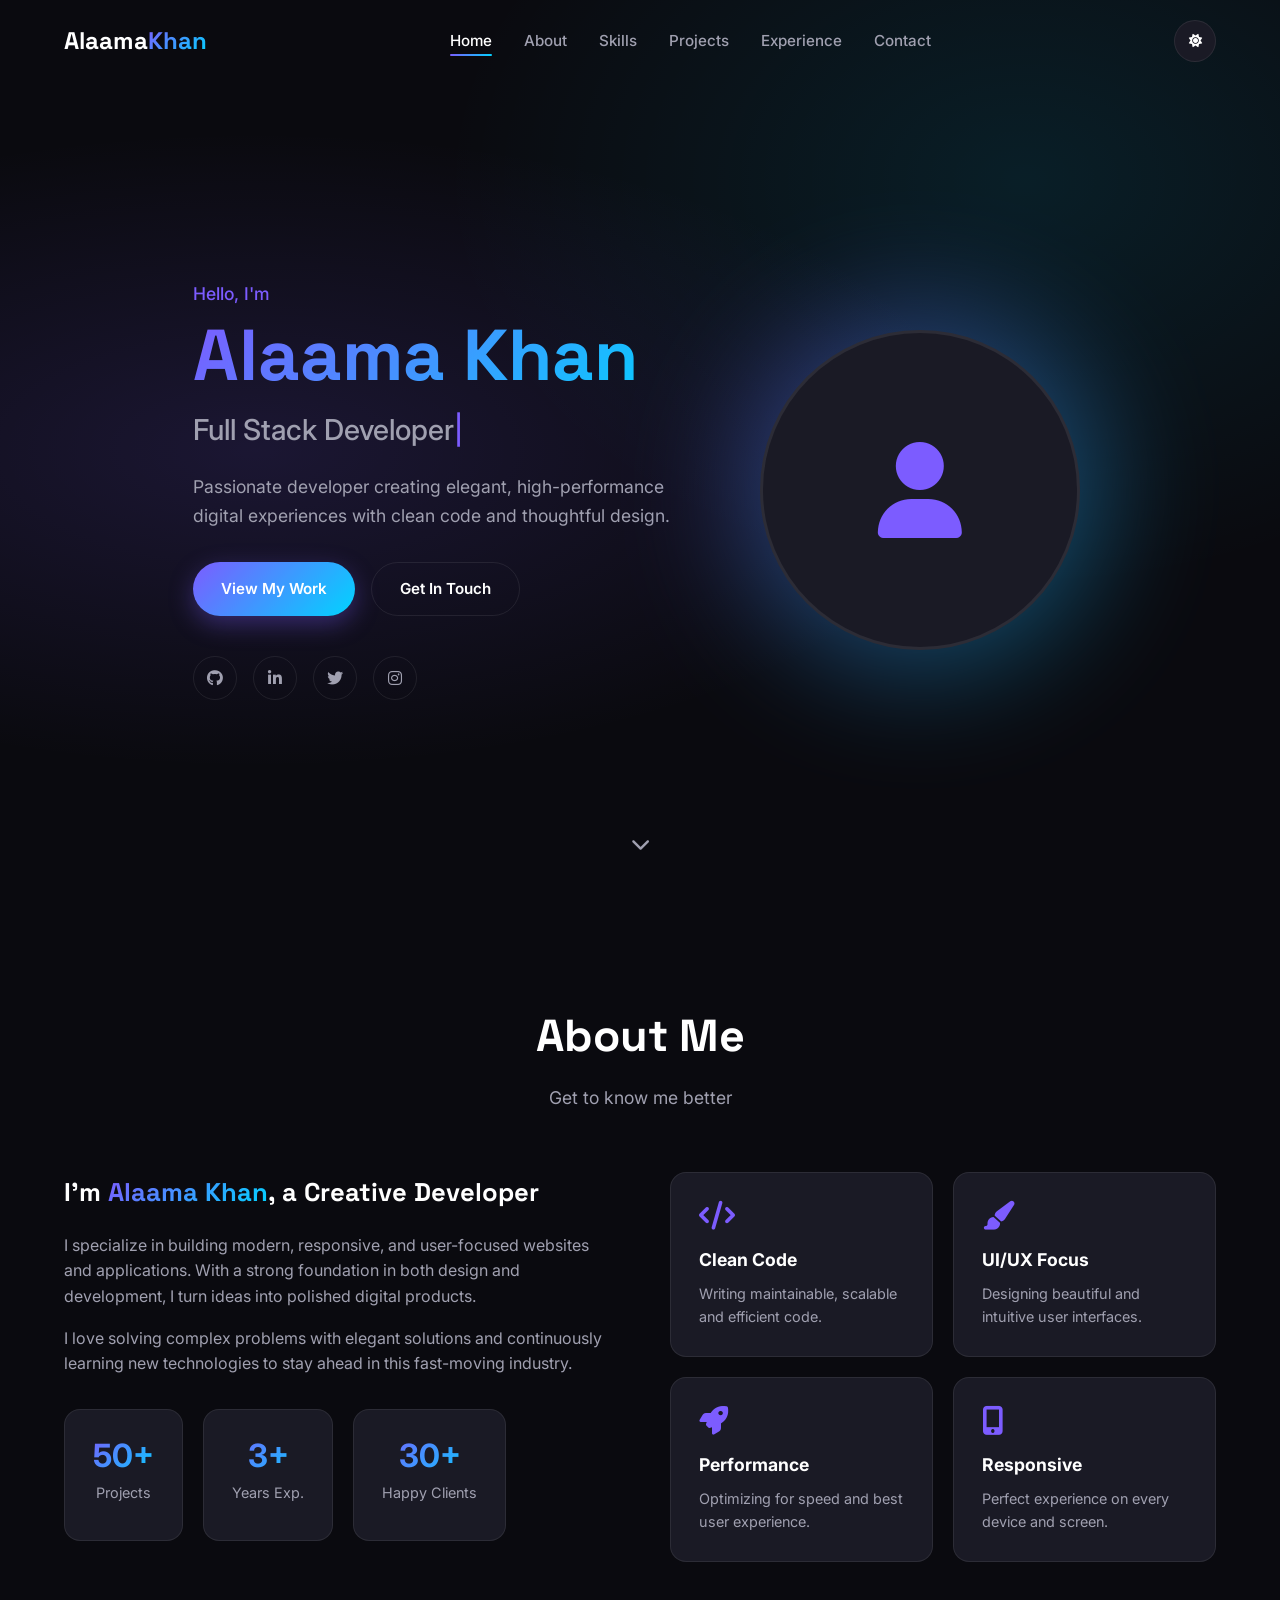
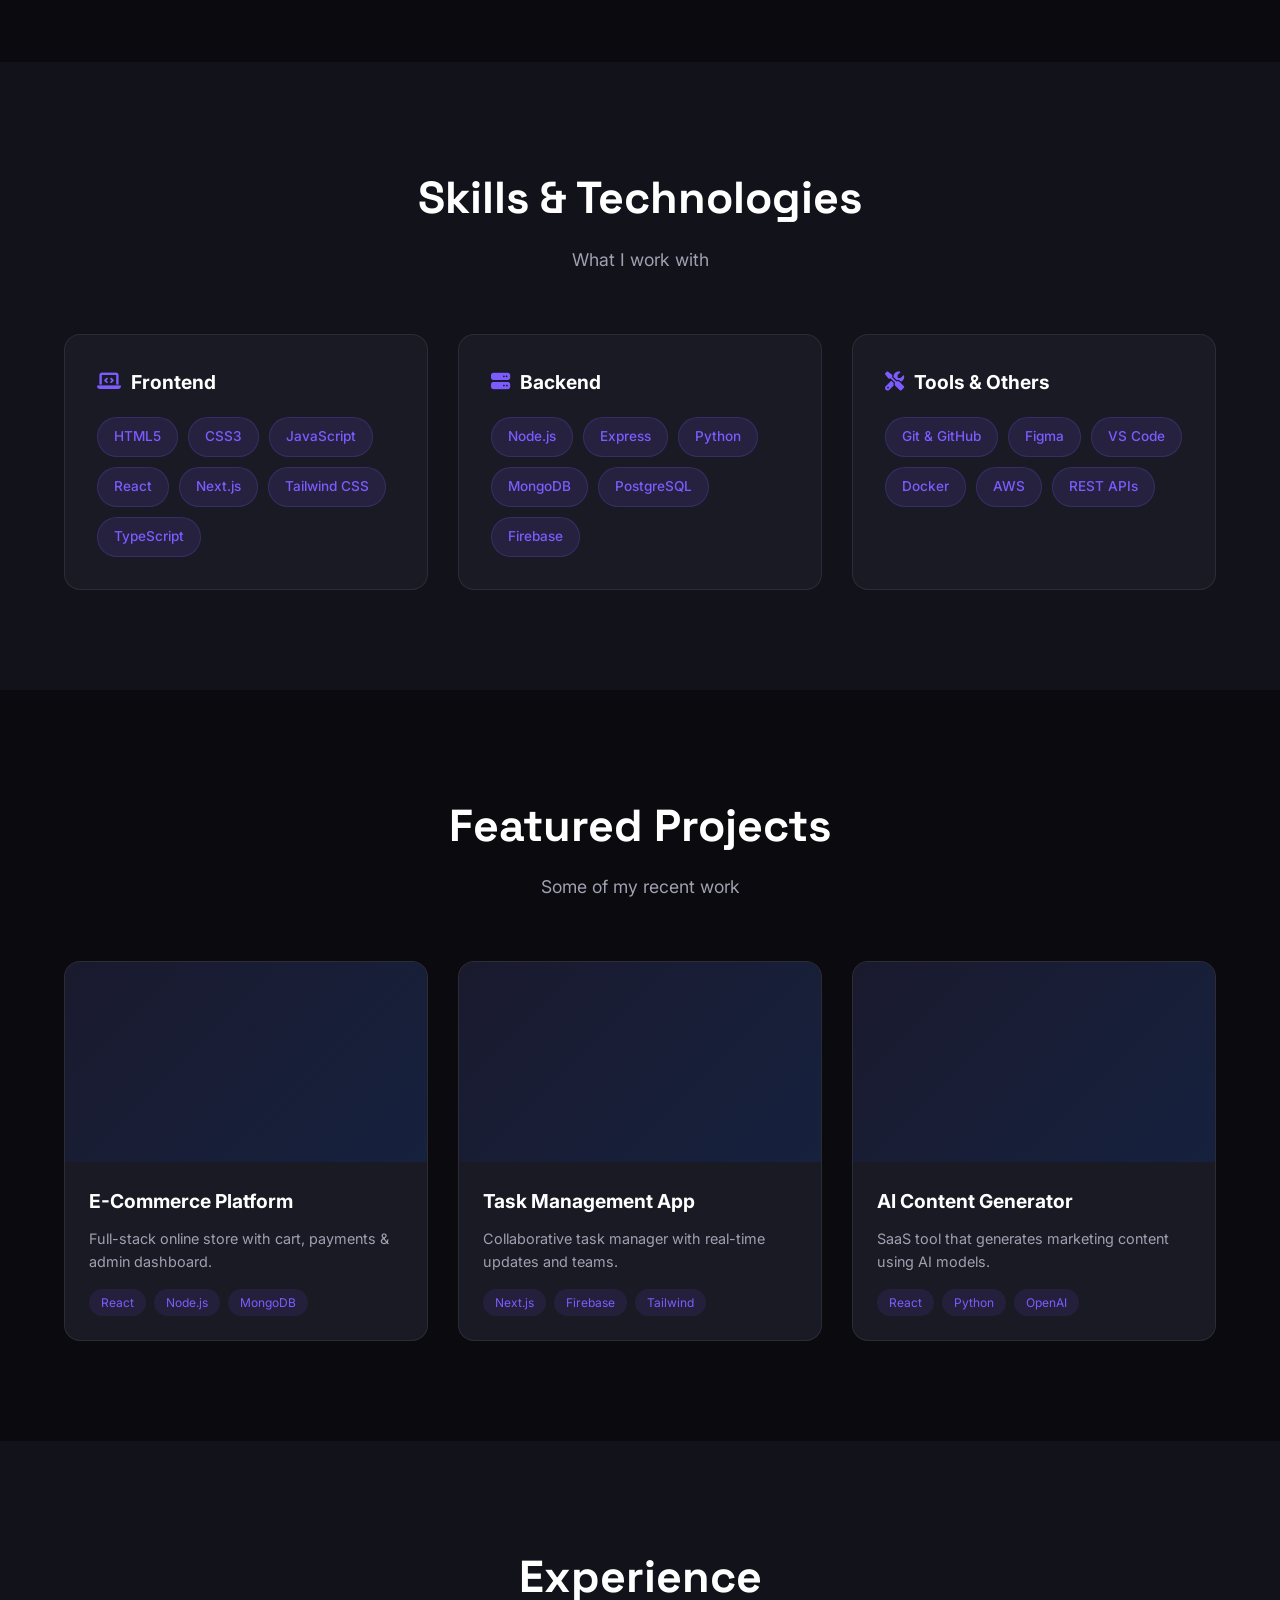
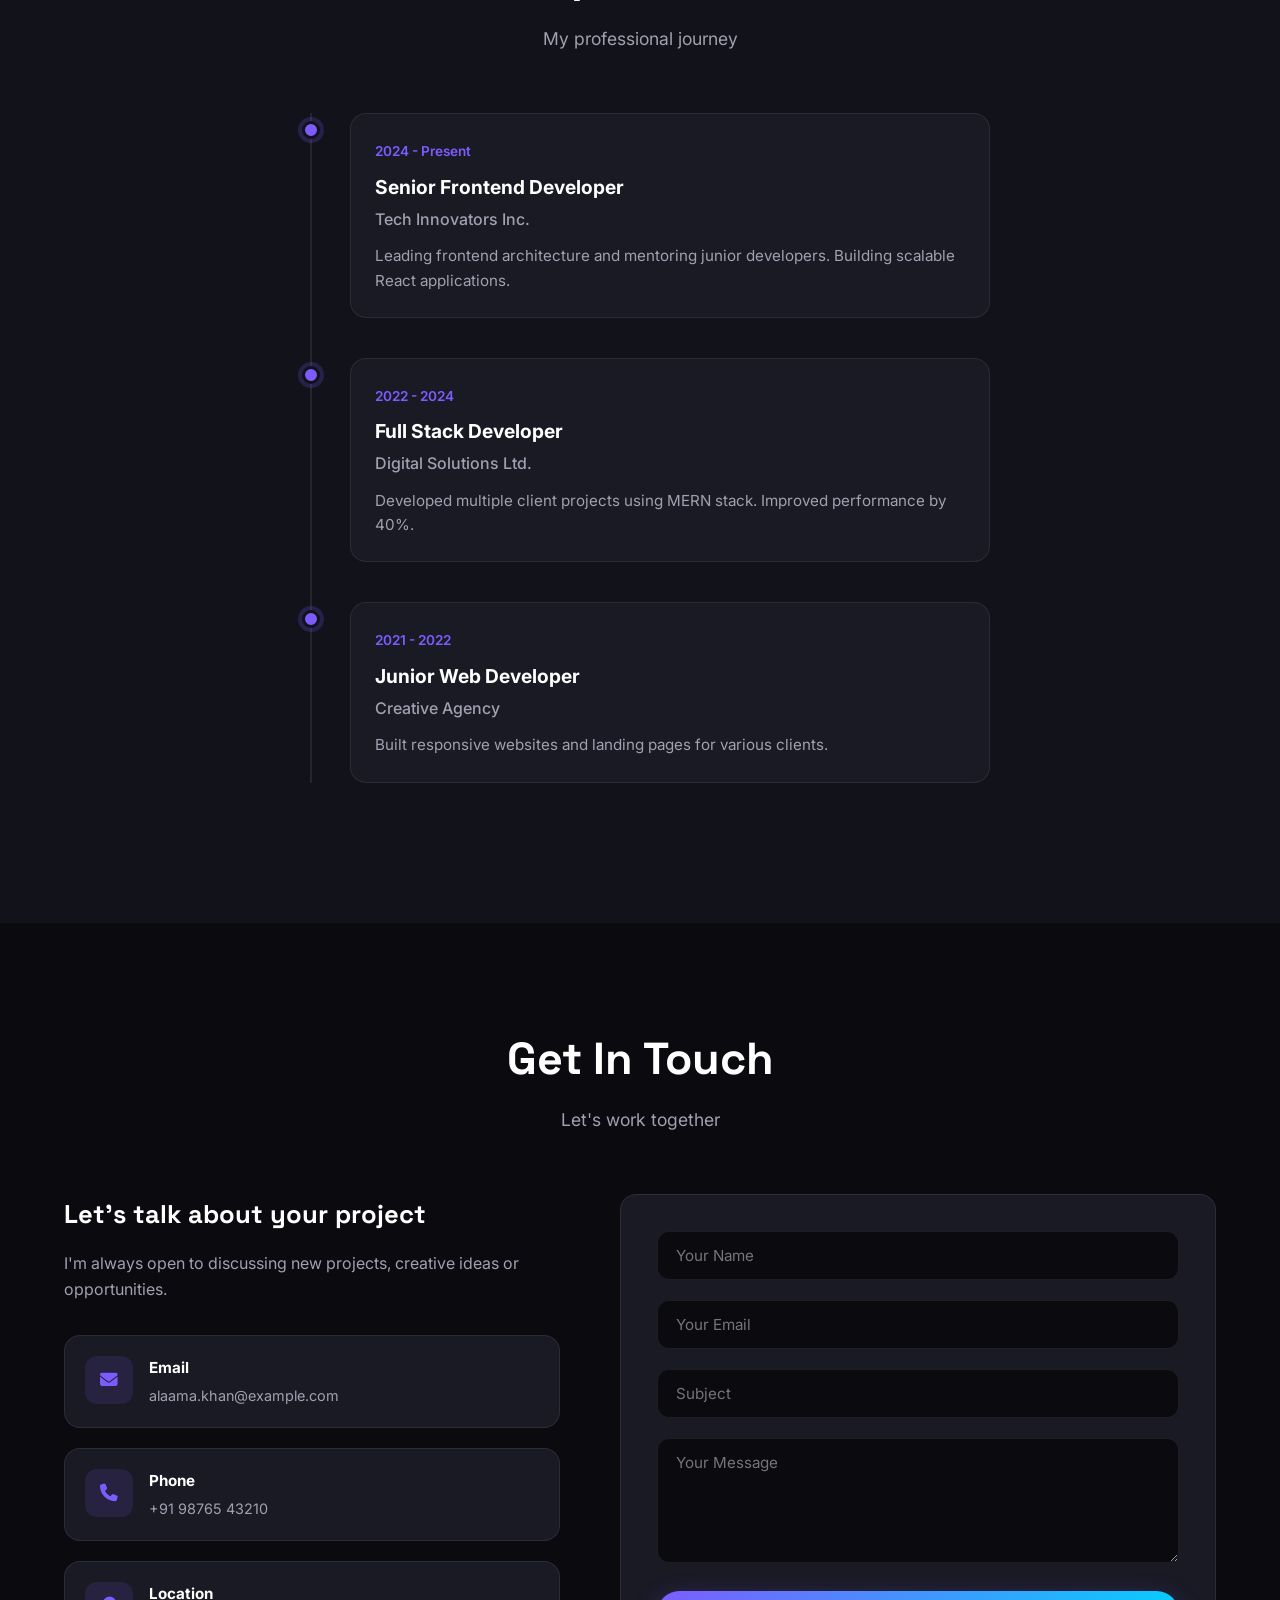
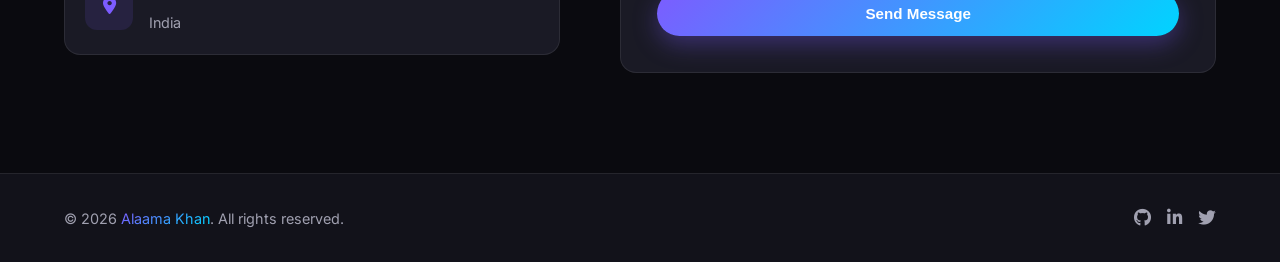
<file: index.html>
<!DOCTYPE html>
<html lang="en">
<head>
    <meta charset="UTF-8">
    <meta name="viewport" content="width=device-width, initial-scale=1.0">
    <title>Alaama Khan | Portfolio</title>
    <link rel="stylesheet" href="style.css">
    <link href="https://fonts.googleapis.com/css2?family=Inter:wght@300;400;500;600;700;800&family=Space+Grotesk:wght@500;600;700&display=swap" rel="stylesheet">
    <link rel="stylesheet" href="https://cdnjs.cloudflare.com/ajax/libs/font-awesome/6.5.1/css/all.min.css">
</head>
<body>
    <!-- Navbar -->
    <nav class="navbar" id="navbar">
        <div class="container nav-container">
            <a href="#home" class="logo">Alaama<span>Khan</span></a>
            <ul class="nav-links" id="nav-links">
                <li><a href="#home" class="nav-link active">Home</a></li>
                <li><a href="#about" class="nav-link">About</a></li>
                <li><a href="#skills" class="nav-link">Skills</a></li>
                <li><a href="#projects" class="nav-link">Projects</a></li>
                <li><a href="#experience" class="nav-link">Experience</a></li>
                <li><a href="#contact" class="nav-link">Contact</a></li>
            </ul>
            <div class="nav-actions">
                <button class="theme-toggle" id="theme-toggle">
                    <i class="fas fa-moon"></i>
                </button>
                <button class="hamburger" id="hamburger">
                    <span></span><span></span><span></span>
                </button>
            </div>
        </div>
    </nav>

    <!-- Hero Section -->
    <section id="home" class="hero">
        <div class="hero-bg"></div>
        <div class="container hero-content">
            <div class="hero-text">
                <p class="greeting">Hello, I'm</p>
                <h1 class="name">Alaama Khan</h1>
                <h2 class="typing-text">
                    <span id="typed-text"></span><span class="cursor">|</span>
                </h2>
                <p class="hero-desc">
                    Passionate developer creating elegant, high-performance digital experiences 
                    with clean code and thoughtful design.
                </p>
                <div class="hero-btns">
                    <a href="#projects" class="btn btn-primary">View My Work</a>
                    <a href="#contact" class="btn btn-outline">Get In Touch</a>
                </div>
                <div class="social-links">
                    <a href="#"><i class="fab fa-github"></i></a>
                    <a href="#"><i class="fab fa-linkedin-in"></i></a>
                    <a href="#"><i class="fab fa-twitter"></i></a>
                    <a href="#"><i class="fab fa-instagram"></i></a>
                </div>
            </div>
            <div class="hero-image">
                <div class="image-wrapper">
                    <div class="glow"></div>
                    <div class="avatar">
                        <i class="fas fa-user"></i>
                    </div>
                </div>
            </div>
        </div>
        <div class="scroll-indicator">
            <a href="#about"><i class="fas fa-chevron-down"></i></a>
        </div>
    </section>

    <!-- About Section -->
    <section id="about" class="section">
        <div class="container">
            <div class="section-header">
                <h2 class="section-title">About Me</h2>
                <p class="section-subtitle">Get to know me better</p>
            </div>
            <div class="about-grid">
                <div class="about-text">
                    <h3>I'm <span class="highlight">Alaama Khan</span>, a Creative Developer</h3>
                    <p>
                        I specialize in building modern, responsive, and user-focused websites 
                        and applications. With a strong foundation in both design and development, 
                        I turn ideas into polished digital products.
                    </p>
                    <p>
                        I love solving complex problems with elegant solutions and continuously 
                        learning new technologies to stay ahead in this fast-moving industry.
                    </p>
                    <div class="about-stats">
                        <div class="stat-card">
                            <h4>50+</h4>
                            <p>Projects</p>
                        </div>
                        <div class="stat-card">
                            <h4>3+</h4>
                            <p>Years Exp.</p>
                        </div>
                        <div class="stat-card">
                            <h4>30+</h4>
                            <p>Happy Clients</p>
                        </div>
                    </div>
                </div>
                <div class="about-cards">
                    <div class="info-card">
                        <i class="fas fa-code"></i>
                        <h4>Clean Code</h4>
                        <p>Writing maintainable, scalable and efficient code.</p>
                    </div>
                    <div class="info-card">
                        <i class="fas fa-paint-brush"></i>
                        <h4>UI/UX Focus</h4>
                        <p>Designing beautiful and intuitive user interfaces.</p>
                    </div>
                    <div class="info-card">
                        <i class="fas fa-rocket"></i>
                        <h4>Performance</h4>
                        <p>Optimizing for speed and best user experience.</p>
                    </div>
                    <div class="info-card">
                        <i class="fas fa-mobile-alt"></i>
                        <h4>Responsive</h4>
                        <p>Perfect experience on every device and screen.</p>
                    </div>
                </div>
            </div>
        </div>
    </section>

    <!-- Skills Section -->
    <section id="skills" class="section section-alt">
        <div class="container">
            <div class="section-header">
                <h2 class="section-title">Skills & Technologies</h2>
                <p class="section-subtitle">What I work with</p>
            </div>
            <div class="skills-grid">
                <div class="skill-card">
                    <h3><i class="fas fa-laptop-code"></i> Frontend</h3>
                    <div class="skill-tags">
                        <span>HTML5</span>
                        <span>CSS3</span>
                        <span>JavaScript</span>
                        <span>React</span>
                        <span>Next.js</span>
                        <span>Tailwind CSS</span>
                        <span>TypeScript</span>
                    </div>
                </div>
                <div class="skill-card">
                    <h3><i class="fas fa-server"></i> Backend</h3>
                    <div class="skill-tags">
                        <span>Node.js</span>
                        <span>Express</span>
                        <span>Python</span>
                        <span>MongoDB</span>
                        <span>PostgreSQL</span>
                        <span>Firebase</span>
                    </div>
                </div>
                <div class="skill-card">
                    <h3><i class="fas fa-tools"></i> Tools & Others</h3>
                    <div class="skill-tags">
                        <span>Git & GitHub</span>
                        <span>Figma</span>
                        <span>VS Code</span>
                        <span>Docker</span>
                        <span>AWS</span>
                        <span>REST APIs</span>
                    </div>
                </div>
            </div>
        </div>
    </section>

    <!-- Projects Section -->
    <section id="projects" class="section">
        <div class="container">
            <div class="section-header">
                <h2 class="section-title">Featured Projects</h2>
                <p class="section-subtitle">Some of my recent work</p>
            </div>
            <div class="projects-grid">
                <div class="project-card">
                    <div class="project-image">
                        <div class="project-overlay">
                            <a href="#" class="project-link"><i class="fas fa-external-link-alt"></i></a>
                            <a href="#" class="project-link"><i class="fab fa-github"></i></a>
                        </div>
                    </div>
                    <div class="project-info">
                        <h3>E-Commerce Platform</h3>
                        <p>Full-stack online store with cart, payments & admin dashboard.</p>
                        <div class="project-tags">
                            <span>React</span>
                            <span>Node.js</span>
                            <span>MongoDB</span>
                        </div>
                    </div>
                </div>
                <div class="project-card">
                    <div class="project-image">
                        <div class="project-overlay">
                            <a href="#" class="project-link"><i class="fas fa-external-link-alt"></i></a>
                            <a href="#" class="project-link"><i class="fab fa-github"></i></a>
                        </div>
                    </div>
                    <div class="project-info">
                        <h3>Task Management App</h3>
                        <p>Collaborative task manager with real-time updates and teams.</p>
                        <div class="project-tags">
                            <span>Next.js</span>
                            <span>Firebase</span>
                            <span>Tailwind</span>
                        </div>
                    </div>
                </div>
                <div class="project-card">
                    <div class="project-image">
                        <div class="project-overlay">
                            <a href="#" class="project-link"><i class="fas fa-external-link-alt"></i></a>
                            <a href="#" class="project-link"><i class="fab fa-github"></i></a>
                        </div>
                    </div>
                    <div class="project-info">
                        <h3>AI Content Generator</h3>
                        <p>SaaS tool that generates marketing content using AI models.</p>
                        <div class="project-tags">
                            <span>React</span>
                            <span>Python</span>
                            <span>OpenAI</span>
                        </div>
                    </div>
                </div>
            </div>
        </div>
    </section>

    <!-- Experience Section -->
    <section id="experience" class="section section-alt">
        <div class="container">
            <div class="section-header">
                <h2 class="section-title">Experience</h2>
                <p class="section-subtitle">My professional journey</p>
            </div>
            <div class="timeline">
                <div class="timeline-item">
                    <div class="timeline-dot"></div>
                    <div class="timeline-content card">
                        <span class="timeline-date">2024 - Present</span>
                        <h3>Senior Frontend Developer</h3>
                        <h4>Tech Innovators Inc.</h4>
                        <p>Leading frontend architecture and mentoring junior developers. Building scalable React applications.</p>
                    </div>
                </div>
                <div class="timeline-item">
                    <div class="timeline-dot"></div>
                    <div class="timeline-content card">
                        <span class="timeline-date">2022 - 2024</span>
                        <h3>Full Stack Developer</h3>
                        <h4>Digital Solutions Ltd.</h4>
                        <p>Developed multiple client projects using MERN stack. Improved performance by 40%.</p>
                    </div>
                </div>
                <div class="timeline-item">
                    <div class="timeline-dot"></div>
                    <div class="timeline-content card">
                        <span class="timeline-date">2021 - 2022</span>
                        <h3>Junior Web Developer</h3>
                        <h4>Creative Agency</h4>
                        <p>Built responsive websites and landing pages for various clients.</p>
                    </div>
                </div>
            </div>
        </div>
    </section>

    <!-- Contact Section -->
    <section id="contact" class="section">
        <div class="container">
            <div class="section-header">
                <h2 class="section-title">Get In Touch</h2>
                <p class="section-subtitle">Let's work together</p>
            </div>
            <div class="contact-grid">
                <div class="contact-info">
                    <h3>Let's talk about your project</h3>
                    <p>I'm always open to discussing new projects, creative ideas or opportunities.</p>
                    <div class="contact-details">
                        <div class="contact-item card">
                            <i class="fas fa-envelope"></i>
                            <div>
                                <h4>Email</h4>
                                <p>alaama.khan@example.com</p>
                            </div>
                        </div>
                        <div class="contact-item card">
                            <i class="fas fa-phone"></i>
                            <div>
                                <h4>Phone</h4>
                                <p>+91 98765 43210</p>
                            </div>
                        </div>
                        <div class="contact-item card">
                            <i class="fas fa-map-marker-alt"></i>
                            <div>
                                <h4>Location</h4>
                                <p>India</p>
                            </div>
                        </div>
                    </div>
                </div>
                <form class="contact-form card" id="contact-form">
                    <div class="form-group">
                        <input type="text" placeholder="Your Name" required>
                    </div>
                    <div class="form-group">
                        <input type="email" placeholder="Your Email" required>
                    </div>
                    <div class="form-group">
                        <input type="text" placeholder="Subject">
                    </div>
                    <div class="form-group">
                        <textarea rows="5" placeholder="Your Message" required></textarea>
                    </div>
                    <button type="submit" class="btn btn-primary btn-full">Send Message</button>
                </form>
            </div>
        </div>
    </section>

    <!-- Footer -->
    <footer class="footer">
        <div class="container">
            <p>© 2026 <span class="highlight">Alaama Khan</span>. All rights reserved.</p>
            <div class="footer-social">
                <a href="#"><i class="fab fa-github"></i></a>
                <a href="#"><i class="fab fa-linkedin-in"></i></a>
                <a href="#"><i class="fab fa-twitter"></i></a>
            </div>
        </div>
    </footer>

    <script src="script.js"></script>
</body>
</html>
</file>
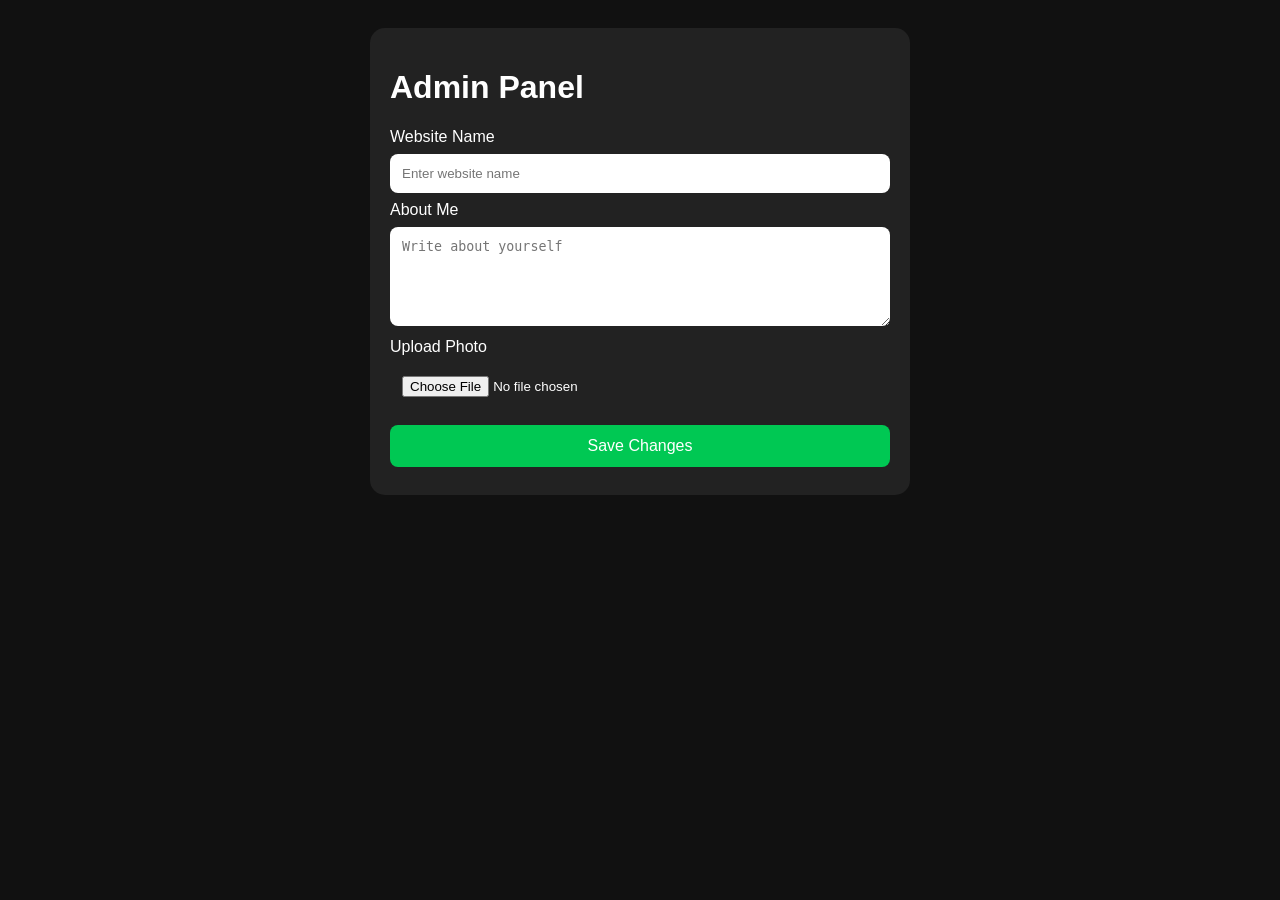
<file: admin.html>
<!DOCTYPE html>
<html>
<head>
  <title>Admin Panel</title>
  <style>
    body {
      font-family: Arial;
      background: #111;
      color: white;
      padding: 20px;
    }

    .box {
      max-width: 500px;
      margin: auto;
      background: #222;
      padding: 20px;
      border-radius: 15px;
    }

    input, textarea, button {
      width: 100%;
      padding: 12px;
      margin: 8px 0;
      box-sizing: border-box;
      border-radius: 8px;
      border: none;
    }

    button {
      background: #00c853;
      color: white;
      font-size: 16px;
    }
  </style>
</head>

<body>

<div class="box">
  <h1>Admin Panel</h1>

  <label>Website Name</label>
  <input type="text" placeholder="Enter website name">

  <label>About Me</label>
  <textarea rows="5" placeholder="Write about yourself"></textarea>

  <label>Upload Photo</label>
  <input type="file" accept="image/*">

  <button>Save Changes</button>
</div>

</body>
</html>
</file>
<file: style.css>
:root {
    --bg-primary: #0a0a0f;
    --bg-secondary: #12121a;
    --bg-card: #1a1a25;
    --text-primary: #ffffff;
    --text-secondary: #a0a0b0;
    --accent: #7c5cff;
    --accent2: #00d4ff;
    --gradient: linear-gradient(135deg, #7c5cff, #00d4ff);
    --border: rgba(255, 255, 255, 0.08);
    --shadow: 0 20px 40px rgba(0, 0, 0, 0.4);
    --radius: 16px;
    --transition: all 0.3s cubic-bezier(0.4, 0, 0.2, 1);
}

[data-theme="light"] {
    --bg-primary: #f8f9fc;
    --bg-secondary: #ffffff;
    --bg-card: #ffffff;
    --text-primary: #0a0a0f;
    --text-secondary: #5a5a6e;
    --border: rgba(0, 0, 0, 0.08);
    --shadow: 0 20px 40px rgba(0, 0, 0, 0.08);
}

* {
    margin: 0;
    padding: 0;
    box-sizing: border-box;
}

html {
    scroll-behavior: smooth;
}

body {
    font-family: 'Inter', sans-serif;
    background: var(--bg-primary);
    color: var(--text-primary);
    line-height: 1.6;
    overflow-x: hidden;
}

.container {
    max-width: 1200px;
    margin: 0 auto;
    padding: 0 24px;
}

/* ========== Navbar ========== */
.navbar {
    position: fixed;
    top: 0;
    left: 0;
    width: 100%;
    z-index: 1000;
    padding: 20px 0;
    transition: var(--transition);
    background: transparent;
}

.navbar.scrolled {
    background: rgba(10, 10, 15, 0.85);
    backdrop-filter: blur(20px);
    padding: 14px 0;
    border-bottom: 1px solid var(--border);
}

[data-theme="light"] .navbar.scrolled {
    background: rgba(248, 249, 252, 0.9);
}

.nav-container {
    display: flex;
    align-items: center;
    justify-content: space-between;
}

.logo {
    font-family: 'Space Grotesk', sans-serif;
    font-size: 1.5rem;
    font-weight: 700;
    color: var(--text-primary);
    text-decoration: none;
}

.logo span {
    background: var(--gradient);
    -webkit-background-clip: text;
    -webkit-text-fill-color: transparent;
    background-clip: text;
}

.nav-links {
    display: flex;
    list-style: none;
    gap: 32px;
}

.nav-link {
    color: var(--text-secondary);
    text-decoration: none;
    font-weight: 500;
    font-size: 0.95rem;
    transition: var(--transition);
    position: relative;
}

.nav-link:hover,
.nav-link.active {
    color: var(--text-primary);
}

.nav-link.active::after {
    content: '';
    position: absolute;
    bottom: -6px;
    left: 0;
    width: 100%;
    height: 2px;
    background: var(--gradient);
    border-radius: 2px;
}

.nav-actions {
    display: flex;
    align-items: center;
    gap: 16px;
}

.theme-toggle {
    background: var(--bg-card);
    border: 1px solid var(--border);
    width: 42px;
    height: 42px;
    border-radius: 50%;
    color: var(--text-primary);
    cursor: pointer;
    display: flex;
    align-items: center;
    justify-content: center;
    transition: var(--transition);
}

.theme-toggle:hover {
    border-color: var(--accent);
    color: var(--accent);
}

.hamburger {
    display: none;
    flex-direction: column;
    gap: 5px;
    background: none;
    border: none;
    cursor: pointer;
    padding: 4px;
}

.hamburger span {
    width: 24px;
    height: 2px;
    background: var(--text-primary);
    transition: var(--transition);
}

/* ========== Hero ========== */
.hero {
    min-height: 100vh;
    display: flex;
    align-items: center;
    position: relative;
    padding-top: 80px;
}

.hero-bg {
    position: absolute;
    inset: 0;
    background: 
        radial-gradient(ellipse at 20% 50%, rgba(124, 92, 255, 0.15) 0%, transparent 50%),
        radial-gradient(ellipse at 80% 20%, rgba(0, 212, 255, 0.1) 0%, transparent 40%);
    pointer-events: none;
}

.hero-content {
    display: grid;
    grid-template-columns: 1.2fr 0.8fr;
    gap: 60px;
    align-items: center;
    position: relative;
    z-index: 1;
}

.greeting {
    color: var(--accent);
    font-weight: 500;
    margin-bottom: 8px;
    font-size: 1.1rem;
}

.name {
    font-family: 'Space Grotesk', sans-serif;
    font-size: clamp(2.8rem, 6vw, 4.5rem);
    font-weight: 700;
    line-height: 1.1;
    margin-bottom: 12px;
    background: var(--gradient);
    -webkit-background-clip: text;
    -webkit-text-fill-color: transparent;
    background-clip: text;
}

.typing-text {
    font-size: clamp(1.3rem, 3vw, 1.8rem);
    font-weight: 500;
    color: var(--text-secondary);
    min-height: 40px;
    margin-bottom: 20px;
}

.cursor {
    color: var(--accent);
    animation: blink 1s infinite;
}

@keyframes blink {
    0%, 50% { opacity: 1; }
    51%, 100% { opacity: 0; }
}

.hero-desc {
    color: var(--text-secondary);
    font-size: 1.1rem;
    max-width: 500px;
    margin-bottom: 32px;
}

.hero-btns {
    display: flex;
    gap: 16px;
    margin-bottom: 40px;
    flex-wrap: wrap;
}

.btn {
    display: inline-flex;
    align-items: center;
    justify-content: center;
    padding: 14px 28px;
    border-radius: 50px;
    font-weight: 600;
    font-size: 0.95rem;
    text-decoration: none;
    transition: var(--transition);
    cursor: pointer;
    border: none;
}

.btn-primary {
    background: var(--gradient);
    color: white;
    box-shadow: 0 8px 25px rgba(124, 92, 255, 0.35);
}

.btn-primary:hover {
    transform: translateY(-3px);
    box-shadow: 0 12px 30px rgba(124, 92, 255, 0.5);
}

.btn-outline {
    background: transparent;
    color: var(--text-primary);
    border: 1.5px solid var(--border);
}

.btn-outline:hover {
    border-color: var(--accent);
    color: var(--accent);
}

.btn-full {
    width: 100%;
}

.social-links {
    display: flex;
    gap: 16px;
}

.social-links a {
    width: 44px;
    height: 44px;
    border-radius: 50%;
    border: 1px solid var(--border);
    display: flex;
    align-items: center;
    justify-content: center;
    color: var(--text-secondary);
    transition: var(--transition);
    text-decoration: none;
}

.social-links a:hover {
    background: var(--accent);
    border-color: var(--accent);
    color: white;
    transform: translateY(-3px);
}

.hero-image {
    display: flex;
    justify-content: center;
}

.image-wrapper {
    position: relative;
    width: 320px;
    height: 320px;
}

.glow {
    position: absolute;
    inset: -20px;
    background: var(--gradient);
    border-radius: 50%;
    filter: blur(60px);
    opacity: 0.4;
    animation: pulse 4s ease-in-out infinite;
}

@keyframes pulse {
    0%, 100% { opacity: 0.3; transform: scale(1); }
    50% { opacity: 0.5; transform: scale(1.05); }
}

.avatar {
    width: 100%;
    height: 100%;
    background: var(--bg-card);
    border-radius: 50%;
    border: 3px solid var(--border);
    display: flex;
    align-items: center;
    justify-content: center;
    font-size: 6rem;
    color: var(--accent);
    position: relative;
    z-index: 1;
}

.scroll-indicator {
    position: absolute;
    bottom: 40px;
    left: 50%;
    transform: translateX(-50%);
    animation: bounce 2s infinite;
}

.scroll-indicator a {
    color: var(--text-secondary);
    font-size: 1.2rem;
}

@keyframes bounce {
    0%, 20%, 50%, 80%, 100% { transform: translateX(-50%) translateY(0); }
    40% { transform: translateX(-50%) translateY(-10px); }
    60% { transform: translateX(-50%) translateY(-5px); }
}

/* ========== Sections ========== */
.section {
    padding: 100px 0;
}

.section-alt {
    background: var(--bg-secondary);
}

.section-header {
    text-align: center;
    margin-bottom: 60px;
}

.section-title {
    font-family: 'Space Grotesk', sans-serif;
    font-size: clamp(2rem, 4vw, 2.8rem);
    font-weight: 700;
    margin-bottom: 12px;
}

.section-subtitle {
    color: var(--text-secondary);
    font-size: 1.1rem;
}

.highlight {
    background: var(--gradient);
    -webkit-background-clip: text;
    -webkit-text-fill-color: transparent;
    background-clip: text;
}

/* ========== About ========== */
.about-grid {
    display: grid;
    grid-template-columns: 1fr 1fr;
    gap: 60px;
    align-items: start;
}

.about-text h3 {
    font-size: 1.6rem;
    margin-bottom: 20px;
    font-family: 'Space Grotesk', sans-serif;
}

.about-text p {
    color: var(--text-secondary);
    margin-bottom: 16px;
}

.about-stats {
    display: flex;
    gap: 20px;
    margin-top: 32px;
    flex-wrap: wrap;
}

.stat-card {
    background: var(--bg-card);
    border: 1px solid var(--border);
    border-radius: var(--radius);
    padding: 20px 28px;
    text-align: center;
    transition: var(--transition);
}

.stat-card:hover {
    border-color: var(--accent);
    transform: translateY(-5px);
}

.stat-card h4 {
    font-size: 2rem;
    font-weight: 700;
    background: var(--gradient);
    -webkit-background-clip: text;
    -webkit-text-fill-color: transparent;
}

.stat-card p {
    color: var(--text-secondary);
    font-size: 0.9rem;
}

.about-cards {
    display: grid;
    grid-template-columns: 1fr 1fr;
    gap: 20px;
}

.info-card {
    background: var(--bg-card);
    border: 1px solid var(--border);
    border-radius: var(--radius);
    padding: 28px;
    transition: var(--transition);
}

.info-card:hover {
    transform: translateY(-5px);
    border-color: var(--accent);
    box-shadow: var(--shadow);
}

.info-card i {
    font-size: 1.8rem;
    color: var(--accent);
    margin-bottom: 16px;
}

.info-card h4 {
    margin-bottom: 8px;
    font-size: 1.1rem;
}

.info-card p {
    color: var(--text-secondary);
    font-size: 0.9rem;
}

/* ========== Skills ========== */
.skills-grid {
    display: grid;
    grid-template-columns: repeat(3, 1fr);
    gap: 30px;
}

.skill-card {
    background: var(--bg-card);
    border: 1px solid var(--border);
    border-radius: var(--radius);
    padding: 32px;
    transition: var(--transition);
}

.skill-card:hover {
    border-color: var(--accent);
    transform: translateY(-5px);
    box-shadow: var(--shadow);
}

.skill-card h3 {
    font-size: 1.2rem;
    margin-bottom: 20px;
    display: flex;
    align-items: center;
    gap: 10px;
}

.skill-card h3 i {
    color: var(--accent);
}

.skill-tags {
    display: flex;
    flex-wrap: wrap;
    gap: 10px;
}

.skill-tags span {
    background: rgba(124, 92, 255, 0.12);
    color: var(--accent);
    padding: 8px 16px;
    border-radius: 50px;
    font-size: 0.85rem;
    font-weight: 500;
    border: 1px solid rgba(124, 92, 255, 0.2);
}

/* ========== Projects ========== */
.projects-grid {
    display: grid;
    grid-template-columns: repeat(3, 1fr);
    gap: 30px;
}

.project-card {
    background: var(--bg-card);
    border: 1px solid var(--border);
    border-radius: var(--radius);
    overflow: hidden;
    transition: var(--transition);
}

.project-card:hover {
    transform: translateY(-8px);
    box-shadow: var(--shadow);
    border-color: var(--accent);
}

.project-image {
    height: 200px;
    background: linear-gradient(135deg, #1a1a2e, #16213e);
    position: relative;
    overflow: hidden;
}

.project-overlay {
    position: absolute;
    inset: 0;
    background: rgba(124, 92, 255, 0.85);
    display: flex;
    align-items: center;
    justify-content: center;
    gap: 20px;
    opacity: 0;
    transition: var(--transition);
}

.project-card:hover .project-overlay {
    opacity: 1;
}

.project-link {
    width: 48px;
    height: 48px;
    background: white;
    border-radius: 50%;
    display: flex;
    align-items: center;
    justify-content: center;
    color: #0a0a0f;
    text-decoration: none;
    transition: var(--transition);
}

.project-link:hover {
    transform: scale(1.1);
}

.project-info {
    padding: 24px;
}

.project-info h3 {
    margin-bottom: 10px;
    font-size: 1.2rem;
}

.project-info p {
    color: var(--text-secondary);
    font-size: 0.9rem;
    margin-bottom: 16px;
}

.project-tags {
    display: flex;
    flex-wrap: wrap;
    gap: 8px;
}

.project-tags span {
    font-size: 0.75rem;
    padding: 4px 12px;
    background: rgba(124, 92, 255, 0.1);
    color: var(--accent);
    border-radius: 20px;
}

/* ========== Experience ========== */
.timeline {
    max-width: 700px;
    margin: 0 auto;
    position: relative;
}

.timeline::before {
    content: '';
    position: absolute;
    left: 20px;
    top: 0;
    bottom: 0;
    width: 2px;
    background: var(--border);
}

.timeline-item {
    position: relative;
    padding-left: 60px;
    margin-bottom: 40px;
}

.timeline-dot {
    position: absolute;
    left: 12px;
    top: 8px;
    width: 18px;
    height: 18px;
    background: var(--accent);
    border-radius: 50%;
    border: 3px solid var(--bg-secondary);
    box-shadow: 0 0 0 4px rgba(124, 92, 255, 0.2);
}

.timeline-content {
    background: var(--bg-card);
    border: 1px solid var(--border);
    border-radius: var(--radius);
    padding: 24px;
    transition: var(--transition);
}

.timeline-content:hover {
    border-color: var(--accent);
    transform: translateX(5px);
}

.timeline-date {
    color: var(--accent);
    font-size: 0.85rem;
    font-weight: 600;
}

.timeline-content h3 {
    margin: 8px 0 4px;
    font-size: 1.2rem;
}

.timeline-content h4 {
    color: var(--text-secondary);
    font-weight: 500;
    margin-bottom: 12px;
}

.timeline-content p {
    color: var(--text-secondary);
    font-size: 0.95rem;
}

/* ========== Contact ========== */
.contact-grid {
    display: grid;
    grid-template-columns: 1fr 1.2fr;
    gap: 60px;
}

.contact-info h3 {
    font-size: 1.6rem;
    margin-bottom: 16px;
    font-family: 'Space Grotesk', sans-serif;
}

.contact-info > p {
    color: var(--text-secondary);
    margin-bottom: 32px;
}

.contact-details {
    display: flex;
    flex-direction: column;
    gap: 20px;
}

.contact-item {
    display: flex;
    align-items: flex-start;
    gap: 16px;
    padding: 20px;
    background: var(--bg-card);
    border: 1px solid var(--border);
    border-radius: var(--radius);
    transition: var(--transition);
}

.contact-item:hover {
    border-color: var(--accent);
}

.contact-item i {
    width: 48px;
    height: 48px;
    background: rgba(124, 92, 255, 0.12);
    border-radius: 12px;
    display: flex;
    align-items: center;
    justify-content: center;
    color: var(--accent);
    font-size: 1.1rem;
}

.contact-item h4 {
    font-size: 0.95rem;
    margin-bottom: 4px;
}

.contact-item p {
    color: var(--text-secondary);
    font-size: 0.9rem;
}

.contact-form {
    background: var(--bg-card);
    border: 1px solid var(--border);
    border-radius: var(--radius);
    padding: 36px;
}

.form-group {
    margin-bottom: 20px;
}

.form-group input,
.form-group textarea {
    width: 100%;
    padding: 14px 18px;
    background: var(--bg-primary);
    border: 1px solid var(--border);
    border-radius: 12px;
    color: var(--text-primary);
    font-family: inherit;
    font-size: 0.95rem;
    transition: var(--transition);
    outline: none;
}

.form-group input:focus,
.form-group textarea:focus {
    border-color: var(--accent);
    box-shadow: 0 0 0 3px rgba(124, 92, 255, 0.15);
}

.form-group textarea {
    resize: vertical;
}

/* ========== Footer ========== */
.footer {
    padding: 30px 0;
    border-top: 1px solid var(--border);
    background: var(--bg-secondary);
}

.footer .container {
    display: flex;
    justify-content: space-between;
    align-items: center;
}

.footer p {
    color: var(--text-secondary);
    font-size: 0.9rem;
}

.footer-social {
    display: flex;
    gap: 16px;
}

.footer-social a {
    color: var(--text-secondary);
    font-size: 1.1rem;
    transition: var(--transition);
}

.footer-social a:hover {
    color: var(--accent);
}

/* ========== Responsive ========== */
@media (max-width: 992px) {
    .hero-content {
        grid-template-columns: 1fr;
        text-align: center;
    }

    .hero-desc {
        margin-left: auto;
        margin-right: auto;
    }

    .hero-btns {
        justify-content: center;
    }

    .social-links {
        justify-content: center;
    }

    .hero-image {
        order: -1;
    }

    .image-wrapper {
        width: 240px;
        height: 240px;
    }

    .about-grid,
    .contact-grid {
        grid-template-columns: 1fr;
    }

    .skills-grid,
    .projects-grid {
        grid-template-columns: 1fr 1fr;
    }
}

@media (max-width: 768px) {
    .nav-links {
        position: fixed;
        top: 0;
        right: -100%;
        width: 280px;
        height: 100vh;
        background: var(--bg-secondary);
        flex-direction: column;
        padding: 80px 40px;
        gap: 24px;
        transition: var(--transition);
        border-left: 1px solid var(--border);
    }

    .nav-links.active {
        right: 0;
    }

    .hamburger {
        display: flex;
    }

    .skills-grid,
    .projects-grid,
    .about-cards {
        grid-template-columns: 1fr;
    }

    .about-stats {
        justify-content: center;
    }

    .footer .container {
        flex-direction: column;
        gap: 16px;
        text-align: center;
    }
}
</file>
